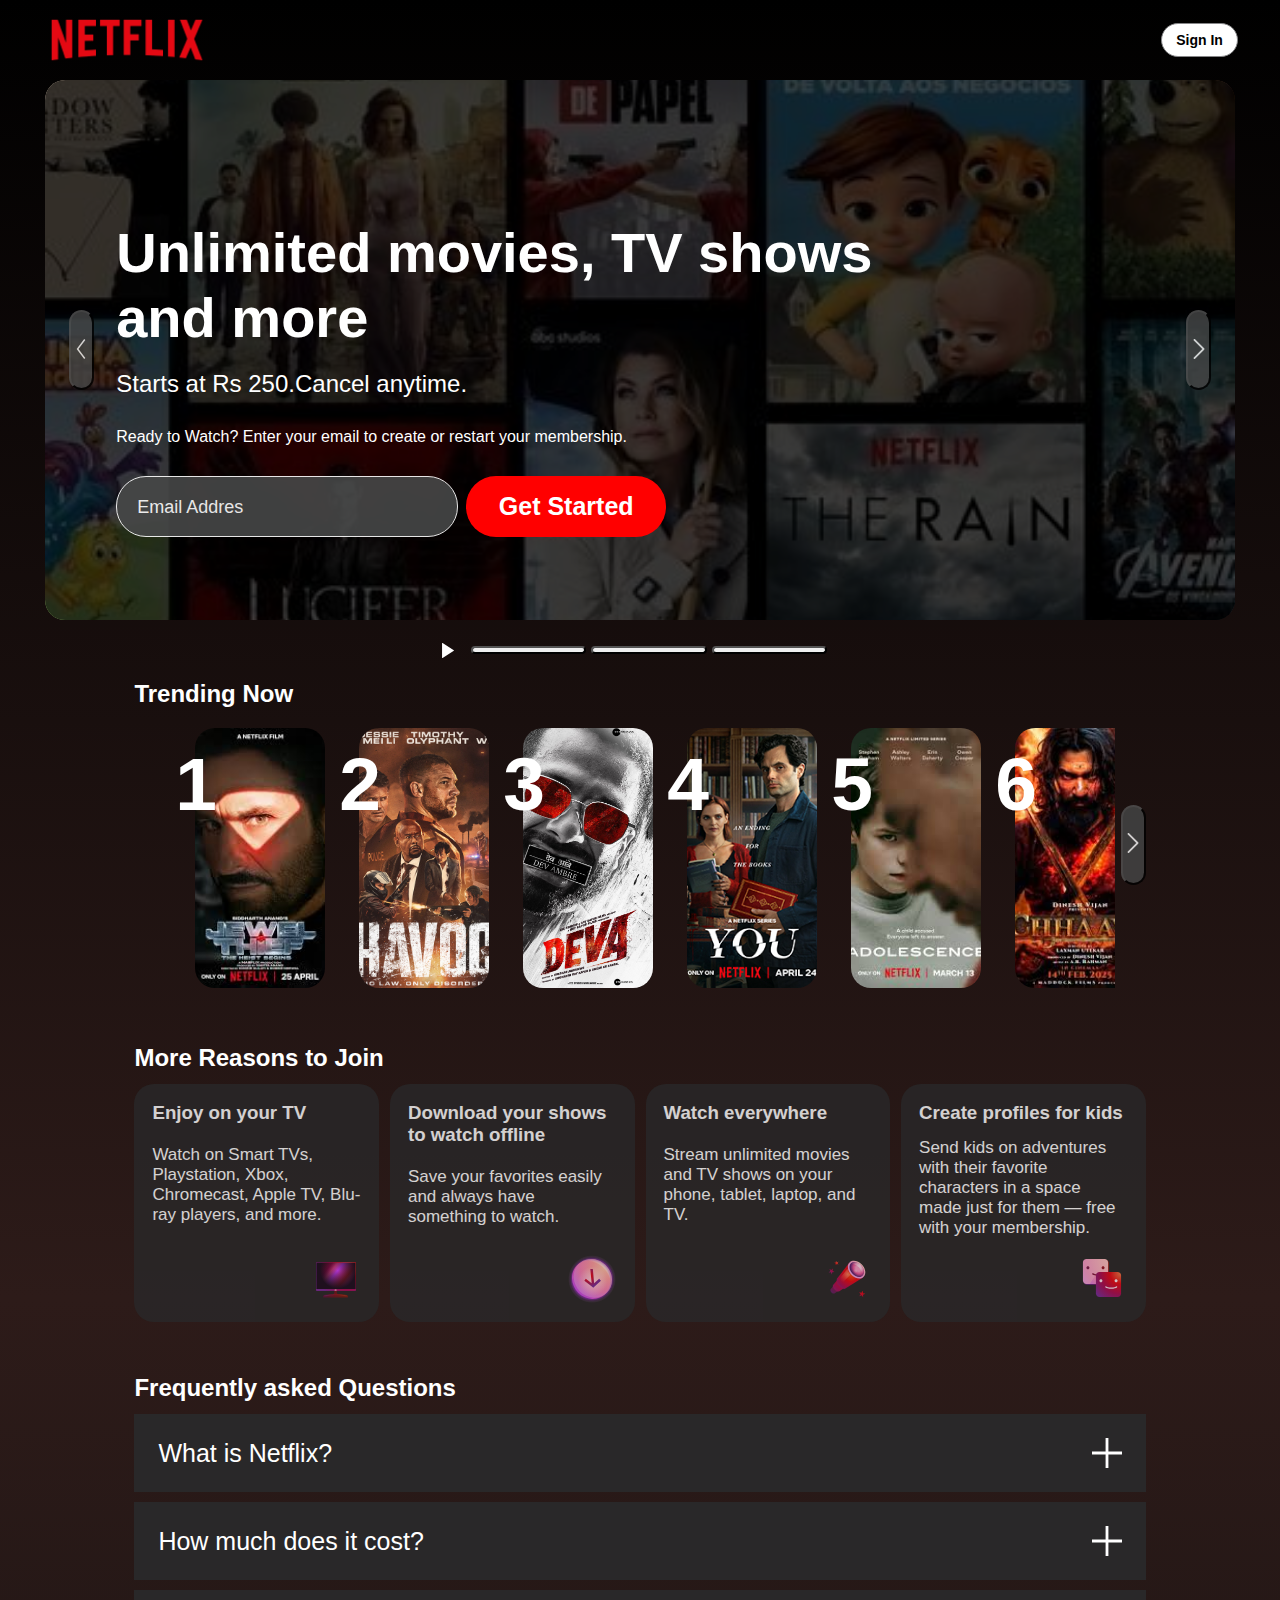
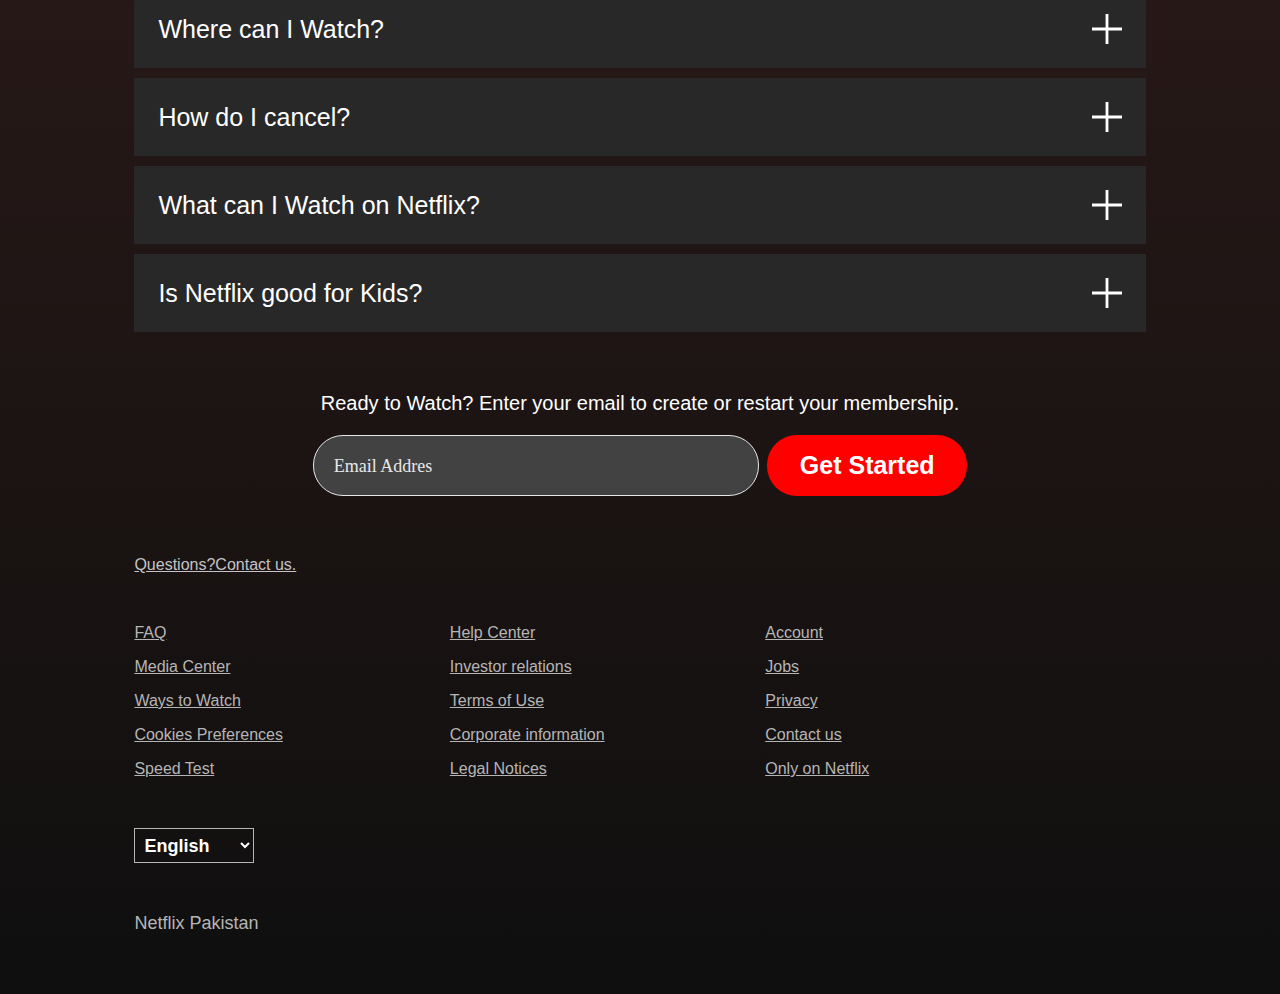
<file: index.html>
<!DOCTYPE html>
<html lang="en">

<head>
    <meta charset="UTF-8">
    <meta name="viewport" content="width='device-width', initial-scale=1.0">
    <title>Netflix Pakistan</title>
    <link rel="stylesheet" href="style.css">
    <link rel="shortcuticon" href="favicon.ico" type="image/x-icon">
</head>

<body>
    <div class="container">
        <header>
            <nav>
                <div class="nav">
                    <div class="logo">
                        <img src="images/Netflix_Symbol_RGB.png" id="symbol" width="35px" alt="">
                        <img src="images/Netflix_Logo_RGB-removebg-preview.png" id="logo" width="190px" alt="">
                    </div>
                    <div class="signin">
                        <a href="">Sign In</a>
                    </div>
                </div>
            </nav>
        </header>
        <main>
            <section id="banner">
                <div class="poster">
                    <div class="cover">
                        <div class="page" id="main">
                            <div class="shado"></div>
                            <button class="move" id="left"><img width="20px" height="20px"
                                    src="images/left-chevron-svgrepo-com (1).svg" alt=""></button>
                            <div class="content">
                                <h1>Unlimited movies, TV shows and more</h1>
                                <h3>Starts at Rs 250.Cancel anytime.</h3>
                                <p>Ready to Watch? Enter your email to create or restart your membership.</p>
                                <form action="" class="form">
                                    <div class="emailBox">
                                    <input type="text" id="mail" placeholder="">
                                    <label for="mail">Email Addres</label>
                                    </div>
                                    <button class="button" type="submit" role="button" >Get Started</button>
                                </form>
                            </div>
                            <button class="move" id="right"><img width="20px" height="20px"
                                    src="images/right-arrow-svgrepo-com.svg" alt=""></button>
                        </div>
                        <div class="page" id="deva">
                            <button class="move" id="left"><img width="20px" height="20px"
                                    src="images/left-chevron-svgrepo-com (1).svg" alt=""></button>
                            <div class="content">
                                <h1><img src="images/images-removebg-preview.png" alt="" width="200px"></h1>

                                <h3>2025 . 16+ . Movie . Thrillers</h3>
                                <p class="p">Working on a complicated case, a fierce young police officer goes rogue to
                                    dismantle a lethal web of corruption and deceit — one epic battle at a time.</p>
                                    <p>Ready to Watch? Enter your email to create or restart your membership.</p>
                                    <form action="" class="form">
                                        
                                        <div class="emailBox">
                                        <input type="text" id="mail" placeholder="">
                                        <label for="mail">Email Addres</label>
                                        </div>
                                        <button class="button" type="submit" role="button" value="Get Started">Get Started</button>
                                    </form>
                            </div>
                            <button class="move" id="right"><img width="20px" height="20px"
                                    src="images/right-arrow-svgrepo-com.svg" alt=""></button>
                        </div>
                        <div class="page" id="wrestle">
                            <button class="move" id="left"><img width="20px" height="20px"
                                    src="images/left-chevron-svgrepo-com (1).svg" alt=""></button>
                            <div class="content">
                                <h1><img src="images/wres-removebg-preview.png" alt="" width="150px"></h1>

                                <h3>2025 . 16+ . Movie . Thrillers</h3>
                                <p class="p">Working on a complicated case, a fierce young police officer goes rogue to
                                    dismantle a lethal web of corruption and deceit — one epic battle at a time.</p>
                                    <p>Ready to Watch? Enter your email to create or restart your membership.</p>
                                    <form action="" class="form">
                                    
                                    <div class="emailBox">
                                    <input type="text" id="mail" placeholder="">
                                    <label for="mail">Email Addres</label>
                                    </div>
                                    <button class="button" type="submit" role="button" value="Get Started">Get Started</button>
                                </form>
                            </div>
                            <button class="move" id="right"><img width="20px" height="20px"
                                    src="images/right-arrow-svgrepo-com.svg" alt=""></button>
                        </div>
                    </div>
                </div>
                <div class="control">
                    <div class="svg">
                        <img src="images/play-button-svgrepo-com.svg" alt="" class="play">
                        <img src="images/pause-svgrepo-com.svg" alt="" class="pause">
                    </div>
                    <div class="buttons">
                        <button class="one"></button>
                        <button class="two"></button>
                        <button class="three"></button>
                    </div>
                </div>
            </section>
            <section id="trends">
                <div class="heading">
                    <h2>Trending Now</h2>
                </div>
                <button class="move" id="left1"><img width="20px" height="20px"
                        src="images/left-chevron-svgrepo-com (1).svg" alt=""></button>
                <div class="contents" id="contents">

                    <div class="box" id="one"> <p class="number">1</p></div>
                    <div class="box" id="two"> <p class="number">2</p></div>
                    <div class="box" id="three"> <p class="number">3</p></div>
                    <div class="box" id="four"> <p class="number">4</p></div>
                    <div class="box" id="five"> <p class="number">5</p></div>
                    <div class="box" id="six"> <p class="number">6</p></div>
                    <div class="box" id="seven"> <p class="number">7</p></div>
                    <div class="box" id="eight"> <p class="number">8</p></div>
                    <div class="box" id="nine"> <p class="number">9</p></div>
                    <div class="box" id="ten"> <p class="number">10</p></div>

                </div>
                <button class="move" id="right1"><img width="20px" height="20px"
                        src="images/right-arrow-svgrepo-com.svg" alt=""></button>
            </section>
            <section id="features">
                <div class="heading head">
                    <h2>More Reasons to Join</h2>
                </div>
                <div class="featBox">
                    <div class="feature">
                        <h3>Enjoy on your TV</h3>
                        <p>Watch on Smart TVs, Playstation, Xbox, Chromecast, Apple TV, Blu-ray players, and more.</p>
                        <img src="images/tv.svg" alt="">
                    </div>
                    <div class="feature">
                        <h3>Download your shows to watch offline</h3>
                        <p>Save your favorites easily and always have something to watch.</p>
                        <img src="images/download.svg" alt="">
                    </div>
                    <div class="feature">
                        <h3>Watch everywhere</h3>
                        <p>Stream unlimited movies and TV shows on your phone, tablet, laptop, and TV.</p>
                        <img src="images/non.svg" alt="">
                    </div>
                    <div class="feature">
                        <h3>Create profiles for kids</h3>
                        <p>Send kids on adventures with their favorite characters in a space made just for them — free
                            with your membership.</p>
                        <img src="images/kids.svg" alt="">
                    </div>
                </div>
            </section>
            <section id="queries">
                <div class="heading head">
                    <h2>Frequently asked Questions</h2>
                </div>
                <div class="qBox">
                    <button type="submit" class="query" id="a">What is Netflix?<img class="add"
                            src="images/add-svgrepo-com.svg" alt=""><img src="images/cross-svgrepo-com.svg " alt=""
                            class="cross"></button>
                    <div class="queryAns"><p>
                        Netflix is a streaming service that offers a wide variety of award-winning TV shows, movies,
                        anime, documentaries, and more on thousands of internet-connected devices.

                        You can watch as much as you want, whenever you want without a single commercial – all for one
                        low monthly price. There's always something new to discover and new TV shows and movies are
                        added every week!
                    </p>
                    </div>
                    <button type="submit" class="query" id="b">How much does it cost? <img class="add"
                            src="images/add-svgrepo-com.svg" alt=""><img src="images/cross-svgrepo-com.svg " alt=""
                            class="cross"></button>
                    <div class="queryAns"><p>
                        Watch Netflix on your smartphone, tablet, Smart TV, laptop, or streaming device, all for one
                        fixed monthly fee. Plans range from Rs 250 to Rs 1,100 a month. No extra costs, no contracts.

                    </div>
                    <button type="submit" class="query" id="c">Where can I Watch? <img class="add"
                            src="images/add-svgrepo-com.svg" alt=""><img src="images/cross-svgrepo-com.svg " alt=""
                            class="cross"></button>
                    <div class="queryAns"><p>
                        Watch anywhere, anytime. Sign in with your Netflix account to watch instantly on the web at
                        netflix.com from your personal computer or on any internet-connected device that offers the
                        Netflix app, including smart TVs, smartphones, tablets, streaming media players and game
                        consoles.

                        You can also download your favorite shows with the iOS or Android app. Use downloads to watch
                        while you're on the go and without an internet connection. Take Netflix with you anywhere.</p>
                    </div>
                    <button type="submit" class="query" id="d">How do I cancel? <img class="add"
                            src="images/add-svgrepo-com.svg" alt=""><img src="images/cross-svgrepo-com.svg " alt=""
                            class="cross"></button>
                    <div class="queryAns"><p>
                        Netflix is flexible. There are no pesky contracts and no commitments. You can easily cancel your
                        account online in two clicks. There are no cancellation fees – start or stop your account
                        anytime.</p>
                    </div>
                    <button type="submit" class="query" id="e">What can I Watch on Netflix? <img class="add"
                            src="images/add-svgrepo-com.svg" alt=""><img src="images/cross-svgrepo-com.svg " alt=""
                            class="cross"></button>
                    <div class="queryAns"><p>
                        Netflix has an extensive library of feature films, documentaries, TV shows, anime, award-winning
                        Netflix originals, and more. Watch as much as you want, anytime you want.</p>
                    </div>
                    <button type="submit" class="query" id="f">Is Netflix good for Kids? <img class="add"
                            src="images/add-svgrepo-com.svg" alt=""><img src="images/cross-svgrepo-com.svg " alt=""
                            class="cross">
                        </button>
                        <div class="queryAns"><p>
                            The Netflix Kids experience is included in your membership to give parents control while
                            kids enjoy family-friendly TV shows and movies in their own space.

                            Kids profiles come with PIN-protected parental controls that let you restrict the maturity
                            rating of content kids can watch and block specific titles you don’t want kids to see.</p>
                        </div>
                </div>
            </section>
            <section id="form">
                <p>Ready to Watch? Enter your email to create or restart your membership.</p>
                <form action="" class="form form1">              
                        <div class="emailBox">
                            <input type="text" id="mail" placeholder="">
                            <label for="mail">Email Addres</label>
                            </div>
                    <button class="button" type="submit" role="button">Get Started</button>
    
                </form>
            </section>
        </main>
        <footer>
            <div class="footer">
                <div class="contact">
                    <a href="">Questions?Contact us.</a>
                </div>
                <div class="links">
                    <ul>
                        <li><a href="">FAQ</a></li>
                        <li><a href="">Help Center</a></li>
                        <li><a href="">Account</a></li>
                        <li><a href="">Media Center</a></li>
                        <li><a href="">Investor relations</a></li>
                        <li><a href="">Jobs</a></li>
                        <li><a href="">Ways to Watch</a></li>
                        <li><a href="">Terms of Use</a></li>
                        <li><a href="">Privacy</a></li>
                        <li><a href="">Cookies Preferences</a></li>
                        <li><a href="">Corporate information</a></li>
                        <li><a href="">Contact us</a></li>
                        <li><a href="">Speed Test</a></li>
                        <li><a href="">Legal Notices</a></li>
                        <li><a href="">Only on Netflix</a></li>
                    </ul>
                </div>
                <select>English
                    <option value="">English</option>
                </select>
                <p>Netflix Pakistan</p>
            </div>
        </footer>
    </div>
    <script src="script.js"></script>
</body>

</html>
</file>
<file: style.css>
* {
    margin: 0;
    padding: 0;
}

body {
    background: linear-gradient(to bottom, #000000, #2D1B19, #0F0F0F);
    background-repeat: no-repeat;
    background-size: cover;
    background-position: center;
}

.container {
    width: 100%;
}

.nav {
    width: 95vw;
    height: 80px;
    /* border: 1px solid rgb(176, 176, 177); */
    margin: 0 auto;
    display: flex;
    justify-content: space-between;
    align-items: center;
    position: relative;

}

.logo {
    /* border: 1px solid rgb(255, 252, 252); */

    /* cursor: pointer; */
    /* position:absolute; */
}

#symbol {
    display: none;
}

#logo {
    display: block;
    /* cursor: pointer; */
}

.signin {
    width: 75px;
    height: 32px;
    line-height: 32px;
    font-size: 14px;
    text-align: center;
    border: 1px solid rgb(134, 134, 136);
    border-radius: 20px;
    margin: 10px;
    background: white;
    cursor: pointer;
}

.signin a {
    color: black;
    text-decoration: none;
    font-family: sans-serif;
    font-weight: bold;
}

.signin:hover {
    background-color: rgb(231, 230, 230);
}

@media screen and (max-width:1000px) {
    .nav {
        width: 95vw;

    }

    #symbol {
        display: block;
        margin-left: 5px;
    }

    #logo {
        display: none;
        /* margin-left: 100px; */
    }
}

#banner {
    width: 93vw;
    height: 600px;
    /* border: 1px solid white; */
    border-radius: 20px;
    margin: 0 auto;
}

.poster {
    width: 100%;
    height: 90%;
    /* border: 1px solid rgb(207, 207, 209); */
    border-radius: 20px;
    /* clip-path: inset(0%, 0%, 100%, 0); */
    position: relative;
}

.control {
    width: 100%;
    height: 10%;
    border-radius: 20px;
    /* border: 1px solid green; */
}

.page {
    /* border: 2px solid orange; */
    width: 100%;
    height: 100%;
    position: absolute;
    top: 0;
    left: 0;
    border-radius: 20px;
    display: flex;
    align-items: center;
    transition: transform 0.5s ease;


}

.page.active {
    transform: translateX(0);
}


.shado {
    background-color: #000000;
    opacity: .7;
    width: 100%;
    height: 100%;
    position: absolute;
    top: 0;
    border-radius: 20px;
}

#main {
    background: url(images/download.jpeg);
    background-repeat: no-repeat;
    background-size: cover;
    background-position: center center;
    /* z-index: 3; */
    max-width: 0%;
    opacity: 0;
    overflow: hidden;
    transform: translateX(100%);
    transition: max-width .5s ease, opacity .5s ease, transform .5s ease;
}

#deva {
    max-width: 0%;
    opacity: 0;
    overflow: hidden;
    transform: translateX(100%);
    background: url(images/deva.jpeg);
    background-position: top right;
    background-size: cover;
    background-repeat: no-repeat;
    /* transition: translate() 5s ease-in-out; */

}

#wrestle {
    max-width: 0%;
    opacity: 0;
    overflow: hidden;
    transform: translateX(100%);
    background: url(images/download\ \(1\).jpeg) no-repeat;
    background-size: cover;
    background-position: top center;
}

.display {
    max-width: 100%;
    opacity: 1;
    transform: translateX(0%);
}

.content {
    width: 70%;
    font-family: sans-serif;
    display: flex;
    flex-direction: column;
    /* gap: 20px; */
    z-index: 2;
    margin-left: 6%;
    margin-bottom: 7%;
    align-self: flex-end;
}

.content h1 {
    color: white;
    font-size: 3.5em;
}

.p {
    font-size: 14px;
    color: white;
    margin: 10px 0;
}

#main .content {
    gap: 20px;
}

.content h3 {
    color: white;
    font-size: 1.5em;
    font-weight: 500;
}

.form {
    width: 100%;
    display: flex;
    /* justify-content: center; */

}

.form .emailBox {
    width: 300px;
    border-radius: 30px;
    background-color: #464747;
    color: white;
    padding: 24px 20px 8px;
    border: 1px solid white;
    opacity: .9;
    margin-right: 8px;
    /* margin-bottom: -25px; */
    display: inline-block;
    position: relative;
    cursor: pointer;
}

.emailBox input {
    width: 100%;
    font-size: 20px;
    background: none;
    border: none;
    color: white;
}

.emailBox input:focus {
    border: 0px;
    outline: none;
}

.emailBox label {
    position: absolute;
    top: 20px;
    left: 20px;
    font-size: 18px;
    transition: .2s ease all;
    pointer-events: none;
}

.emailBox input:focus+label,
.emailBox:not(:placeholder-shown)+label {
    top: 10px;
    font-size: 12px;
}

.form .button {
    width: 200px;
    /* height: 60px; */
    padding: 16px 10px;
    border-radius: 30px;
    font-size: 25px;
    background-color: red;
    color: white;
    font-weight: bold;
    cursor: pointer;
    border: none;
}

.form button:hover {
    background-color: #C11119;
}

.content p {
    color: white;
    font-size: 1em;
    margin: 10px 0;
}

.move {
    width: 25px;
    height: 80px;
    border-radius: 15px;
    position: absolute;
    opacity: .8;
    background-color: #464747;
    cursor: pointer;
}

.move:hover {
    background-color: #3b3b3b;
}

#left {
    left: 2%;
}

#right {
    right: 2%;
}

.control {
    display: flex;
    justify-content: center;
    align-items: center;
}

.buttons {
    width: 30vw;
    /* border: 1px solid white; */
    display: flex;
    gap: 5px;
    justify-content: center;

}

.buttons button {
    width: 30%;
    height: 8px;
    border-radius: 5px;
    cursor: pointer;
    user-select: none;
    transition: transform 2s cubic-bezier(0.075, 0.82, 0.165, 1);
}

.buttons button:hover {
    transform: scaleY(1.4);
}

.pause {
    display: none;
    cursor: pointer;
}

.play {
    display: block;
    cursor: pointer;
}


@media screen and (max-width:500px) {

    #banner {
        width: 100vw;
        height: 470px;
        /* border: 1px solid red; */
        margin: 0;
    }

    .poster {
        width: 85%;
        margin: auto;
    }

    .page {
        display: flex;
        justify-content: center;
    }

    #deva {
        background-position: top center;
    }

    .content {
        width: 100%;
        align-items: center;
        text-align: center;
        margin-left: 0;
        margin-bottom: 10%;
    }

    .content h1 {
        color: white;
        font-size: 1.5em;
    }

    .content h1 img {
        width: 100px;
    }

    .p {
        display: none;
    }

    #main .content {
        gap: 10px;
    }

    .content h3 {
        color: white;
        font-size: 1em;
        font-weight: 500;
    }

    .content .form {
        width: 90%;
        display: flex;
        flex-direction: column;
        align-items: center;
        justify-content: flex-end;
        gap: 10px;
    }

    .content form p {
        font-size: .8em;
    }

    .content .form .emailBox {
        width: 86%;
        /* height: 50px; */
        background-color: #464747;

    }

    .content form .button {
        width: 100%;
        /* height: 50px; */
        border-radius: 30px;
        font-size: 20px;

    }

    #right {
        right: -4%;
    }

    #left {
        left: -4%;
    }
}

@media screen and (min-width:501px) and (max-width:700px) {
    #banner {
        width: 90vw;
        height: 450px;
        border: 1px solid red;
        margin: 0 auto;
    }

    .poster {
        width: 100%;
        margin: auto;
    }

    .page {
        display: flex;
        justify-content: center;
    }

    #deva {
        background-position: top center;
    }

    .content {
        width: 90%;
        align-items: center;
        text-align: center;
        margin-left: 0;
        margin-bottom: 3%;
    }

    .content h1 {
        color: white;
        font-size: 2em;
    }

    .content h1 img {
        width: 100px;
    }

    .p {
        display: none;
    }

    #main .content {
        gap: 10px;
    }

    .content h3 {
        color: white;
        font-size: 1em;
        font-weight: 500;
    }

    .content form {
        width: 100%;
        display: flex;
        flex-direction: column;
        align-items: center;
        justify-content: flex-end;
        gap: 10px;
    }

    .content form p {
        font-size: .9em;
    }

    .content form .emailBox {
        width: 79%;
        /* height: 50px; */
        background-color: #464747;

    }

    .content form .button {
        width: 88%;
        /* height: 50px; */
        border-radius: 30px;
        font-size: 20px;

    }

    #right {
        right: -3%;
    }

    #left {
        left: -3%;
    }

    #trends {
        width: 99vw;
    }
}

@media screen and (min-width:701px) and (max-width:1000px) {
    #banner {
        width: 93vw;
        height: 470px;
        border: 1px solid red;
        margin: 0 auto;
    }

    .poster {
        width: 100%;
        margin: auto;
    }

    .page {
        display: flex;
        justify-content: flex-start;
    }

    #deva {
        background-position: top center;
    }

    .content {
        width: 90%;
        align-items: flex-start;
        margin-left: 5%;
        margin-bottom: 5%;
    }

    .content h1 {
        color: white;
        font-size: 2em;
        margin-right: 40%;
    }

    .content h1 img {
        width: 100px;
    }

    .p {
        display: none;
    }

    #main .content {
        gap: 10px;
    }

    .content h3 {
        color: white;
        font-size: 1.3em;
        font-weight: 500;
    }

    .content form {
        width: 100%;


    }

    .content form p {
        font-size: 1em;
        margin: 20px 0;

    }

    .content form .emailBox {
        width: 50%;
        /* height: 60px; */
        background-color: #464747;

    }

    .content form .button {
        width: 30%;
        /* height: 60px; */
        border-radius: 30px;
        font-size: 25px;
        margin-left: 10px;

    }

    #right {
        right: -2%;
    }

    #left {
        left: -2%;
    }
}

#trends {
    width: 79vw;
    /* height: 400px; */
    /* border: 1px solid white; */
    margin: auto;
    position: relative;
}

.heading {
    width: 100%;
    /* height: 70px; */
    /* line-height: 70px; */
    /* margin: 20px 0 10px; */
}

.heading h2 {
    color: white;
    font-size: 24px;
    font-family: sans-serif;
    margin: 0 0 20px;
}

#contents {

    width: 94%;
    /* border: 2px solid yellow; */
    white-space: nowrap;
    overflow-x: auto;
    scrollbar-width: none;
    margin: auto;
    /* position:relative; */
    /* user-select: none;     */
}


#contents .box {
    display: inline-block;
    width: 130px;
    height: 260px;
    /* border: 1px solid green; */
    border-radius: 20px;
    margin-left: 30px;
    position: relative;
}

#right1 {
    top: 40%;
    right: 0%;
}

#left1 {
    top: 40%;
    left: 0%;
    display: none;
    z-index: 1;
}

.box .number {
    position: absolute;
    top: 5%;
    left: -15%;
    font-size: 75px;
    padding: 0;
    margin: 0;
    font-family: sans-serif;
    /* border: 1px solid blue; */
    font-weight: bold;
    color: white;
    /* outline:1px solid white; */
}

#one {
    background: url(images/1.jpg) no-repeat;
    background-position: center top;
    background-size: cover;
}

#two {
    background: url(images/2.jpg) no-repeat;
    background-position: bottom center;
    background-size: cover;
}

#three {
    background: url(images/3.jpg) no-repeat;
    background-position: top right;
    background-size: cover;
}

#four {
    background: url(images/4.jpg) no-repeat;
    background-position: top center;
    background-size: cover;
}

#five {
    background: url(images/5.jpg) no-repeat;
    background-position: top center;
    background-size: cover;
}

#six {
    background: url(images/6.jpg) no-repeat;
    background-position: top center;
    background-size: cover;
}

#seven {
    background: url(images/7.jpg) no-repeat;
    background-position: top center;
    background-size: cover;
}

#eight {
    background: url(images/8.jpg) no-repeat;
    background-position: top center;
    background-size: cover;
}

#ten {
    background: url(images/10.jpg) no-repeat;
    background-position: top center;
    background-size: cover;
}

#nine {
    background: url(images/9.jpg) no-repeat;
    background-position: center center;
    background-size: cover;
}

@media screen and (max-width:500px) {
    #trends {
        width: 90vw;
    }


    .heading h2 {
        font-size: 18px;
        font-family: sans-serif;
        margin: 0 0 20px;
    }



    #contents .box {
        width: 104px;
        height: 208px;
    }

    .box .number {
        font-size: 50px;
        color: white;
    }
}

@media screen and (min-width:501px) and (max-width:1000px) {
    #trends {
        width: 90vw;
    }

    .heading h2 {
        font-size: 18px;
        font-family: sans-serif;
    }



    #contents .box {
        width: 104px;
        height: 208px;
    }

    .box .number {
        font-size: 50px;
        top: 5%;
        left: -14%;
        color: white;
    }
}

#features {
    width: 79vw;
    /* border: 1px solid white; */
    margin: 0 auto;
    margin-top: 40px;
    display: flex;
    /* gap: 12px; */
    flex-direction: column;
    justify-content: flex-start;
    align-items: flex-start;
    /* flex-wrap: nowrap; */
}

.head {
    width: 100%;
}

.head h2 {
    margin: 12px 0;
}

.featBox {
    width: 100%;
    /* border: 1px solid green; */
    display: flex;
    justify-content: center;
    gap: 11px;
    /* border-radius: 20px; */
    color: white;
}

.feature {
    width: 21%;
    height: auto;
    /* border: 1px solid blue; */
    border-radius: 20px;
    display: grid;
    gap: 14px;
    padding: 18px;
    background-color: #292829;
    opacity: .8;
    font-family: sans-serif;
}

.feature img {
    justify-self: end;
    align-self: end;

}

.feature p {
    font-size: 17px;
}

@media screen and (max-width:500px) {
    #features {
        width: 90vw;
        margin: 0 auto;
        /* margin-top: 40px; */
    }

    #features h1 {
        padding: 0px;
        margin: 0;
    }

    .featBox {
        width: 100%;
        display: flex;
        flex-direction: column;
        /* justify-content: center; */
        /* align-items: center; */
    }

    .feature {
        width: 89%;
    }

    .feature p {
        font-size: 15px;
    }

    .feature h3 {
        font-size: 16px;
    }

    .feature img {
        width: 63px;
        justify-self: end;
        align-self: end;
    }
}

@media screen and (min-width:501px) and (max-width:1000px) {
    #features {
        width: 90vw;
    }

    .featBox {
        width: 100%;
        display: flex;
        flex-direction: column;
    }

    .feature {
        width: 92%;
    }

    .feature img {
        width: 63px;
        justify-self: end;
    }
}

#queries {
    width: 79vw;
    margin: 0 auto;
    /* border: 1px solid white; */
    display: flex;
    flex-direction: column;
    margin-top: 40px;
}

.qBox {
    width: 100%;
    /* border: 1px solid green; */
    display: flex;
    flex-direction: column;
    /* gap: 10px; */
}

.query {
    width: 100%;
    display: flex;
    justify-content: space-between;
    align-items: center;
    padding: 24px;
    font-size: 25px;
    background-color: #292829;
    color: white;
    border: none;
    cursor: pointer;
    margin-top: 10px;
}

.query:first-of-type {
    margin-top: 0;
}

.query:hover {
    background-color: #464747;
}

.cross {
    display: none;
}

.add {
    display: block;
    transition: transform .5s ease;
}

.rotate {
    transform: rotateZ(-.125turn);
}

.queryAns {
    width: 100%;
    max-height: 0;
    overflow: hidden;
    opacity: 0;
    transform: translateY(-10%);
    transition: max-height .5s ease, opacity .5s ease, transform .5s ease;
    color: white;
    font-family: sans-serif;
    background-color: #2D2D2D;
    font-size: 23px;

}

.queryAns p {
    margin: 24px;
}

.show {
    max-height: 200px;
    transform: translateY(0%);
    opacity: 1;
}

@media screen and (max-width:960px) {
    #queries {
        width: 90vw;
    }

    .query {
        width: 100%;
        font-size: 18px;
    }

    .add {
        width: 20px;
    }

    .queryAns {
        width: 100%;
        font-size: 18px;
        margin: 0;
    }
}

#form {
    width: 79vw;
    /* border: 1px solid white; */
    margin: 0 auto;
    display: flex;
    flex-direction: column;
    justify-content: center;
    align-items: center;
    margin-top: 60px;
    gap: 20px;
}

#form p {
    color: white;
    font-size: 20px;
    font-family: sans-serif;
}

.form1 {
    /* border: 1px solid blue; */
    width: 80%;
    justify-content: center;
}

.form1 .emailBox {
    width: 50%;
    max-width: 700px;
}

.form1 #mail {
    width: 500px;
}

.form1 .button {
    width: 200px;
    /* height: 63px; */
    /* border-radius: ; */

}

.form1 p {
    font-size: 18px;
    font-family: sans-serif;
    margin-bottom: 15px;
}

#mail:focus {
    border: none;
}

@media screen and (max-width:400px) {
    #form {
        width: 90vw;
    }

    .form1 {
        width: 100%;
        display: flex;
        flex-direction: column;
        text-align: start;
        gap: 15px;
    }

    .form1 .emailBox {
        width: 86%;
        max-width: 92%;
        /* height: 45px; */
    }

    .form1 .button {
        width: 100%;
        /* height: 47px; */
        font-size: 18px;
    }

    .form1 p {
        font-size: 16px;
        margin-bottom: 0;
    }
}

@media screen and (min-width:401px) and (max-width:700px) {
    #form {
        width: 90vw;
    }

    .form1 {
        width: 100%;
        display: flex;
        flex-direction: column;
        text-align: start;
        gap: 15px;
    }

    .form1 .emailBox {
        width: 90%;
        max-width: 92%;
        /* height: 45px; */
    }

    .form1 .button {
        width: 100%;
        /* height: 47px; */
        font-size: 18px;
    }

    .form1 p {
        font-size: 16px;
        margin-bottom: 0;
    }
}

@media screen and (min-width:701px) and (max-width:810px) {
    #form {
        width: 90vw;
    }

    .form1 {
        width: 100%;
        text-align: center;
    }

    .form1 #mail {
        width: 400px;
    }

    .form1 .button {
        width: 180px;
    }

    #mail:focus {
        border: none;
    }
}

@media screen and (min-width:811px) and (max-width:960px) {
    #form {
        width: 90vw;
    }

    .form1 {
        width: 100%;
        text-align: center;
    }

    .form1 #mail {
        width: 480px;
    }

    .form1 .button {
        width: 180px;
    }
}

@media screen and (min-width:961px) and (max-width:1200px) {
    #form {
        width: 79vw;
    }

    .form1 {
        width: 100%;
        text-align: center;
    }

    .form1 #mail {
        width: 500px;
    }

    .form1 .button {
        width: 180px;
    }
}

.footer {
    width: 79vw;
    /* border: 1px solid white; */
    margin: 0 auto;
    padding: 60px 0;

    display: flex;
    flex-direction: column;
    color: #5c5a5c;
    gap: 50px;
}

.contact a {
    color: #c5c3c5;
    font-size: 16px;
    font-family: sans-serif;
}

.links {
    width: 92%;
    /* border: 1px solid yellow; */

}

.links ul {
    display: grid;
    grid-template-columns: repeat(auto-fit, minmax(250px, 1fr));
    gap: 16px;
}

.links ul li {
    list-style: none;
}

ul li a {
    font-size: 16px;
    font-family: sans-serif;
    color: #B6B5B5;
}

select {
    width: 120px;
    height: 35px;
    font-size: 18px;
    display: flex;
    padding: 5px;
    justify-content: center;
    border: 1px solid #B6B5B5;
    background: transparent;
    color: white;
    font-weight: bold;
}

.footer p {
    font-size: 18px;
    color: #B6B5B5;
    font-family: sans-serif;
}

@media screen and (max-width:400px) {
    .footer {
        width: 90vw;
    }

    .links {
        width: 100%;
    }

    ul li a {
        font-size: 12px;
    }

    .footer p {
        font-size: 14px;
    }
}

@media screen and (min-width:401px) and (max-width:500px) {
    .footer {
        width: 90vw;
    }

    .links {
        width: 100%;
    }

    ul li a {
        font-size: 14px;
    }

    .footer p {
        font-size: 16px;
    }
}

@media screen and (min-width:501px) and (max-width:960px) {
    .footer {
        width: 90vw;
    }

    .links {
        width: 90%;
    }

    ul li a {
        font-size: 14px;
    }

    .footer p {
        font-size: 16px;
    }
}
</file>
